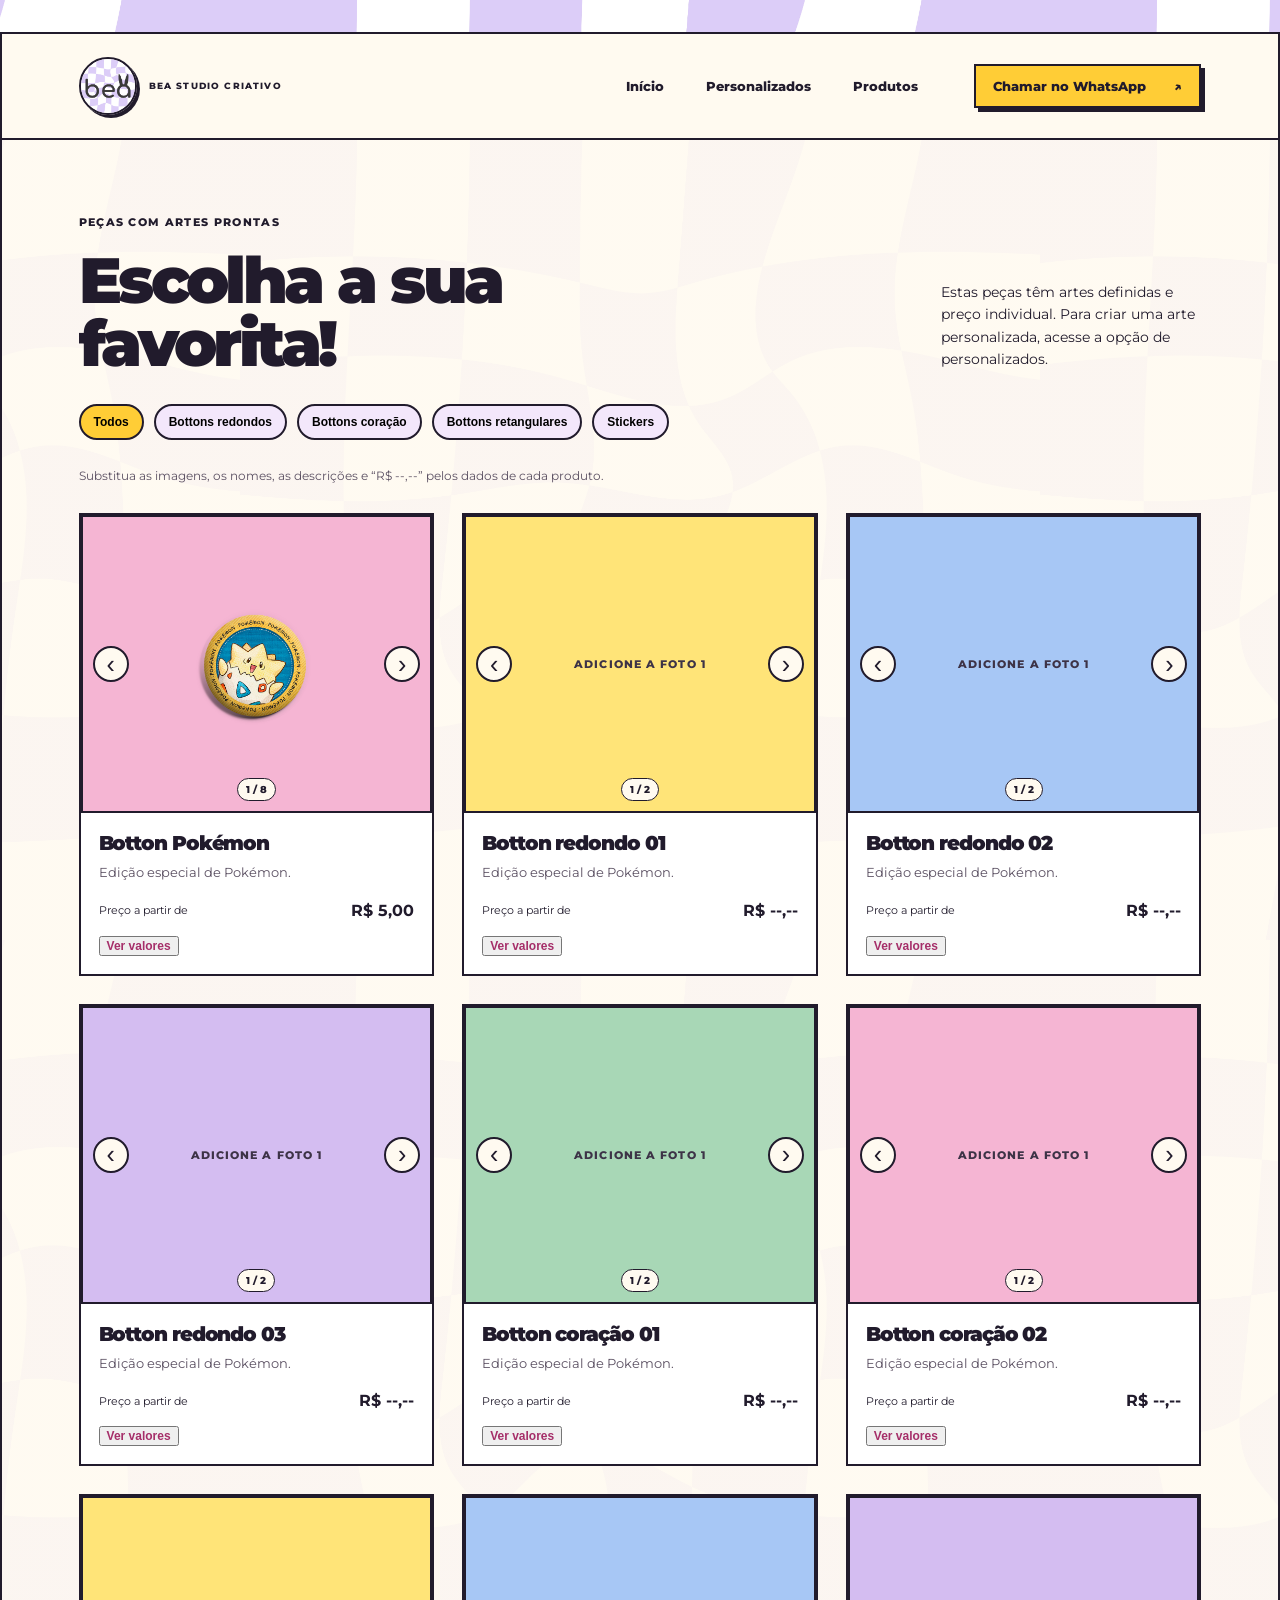
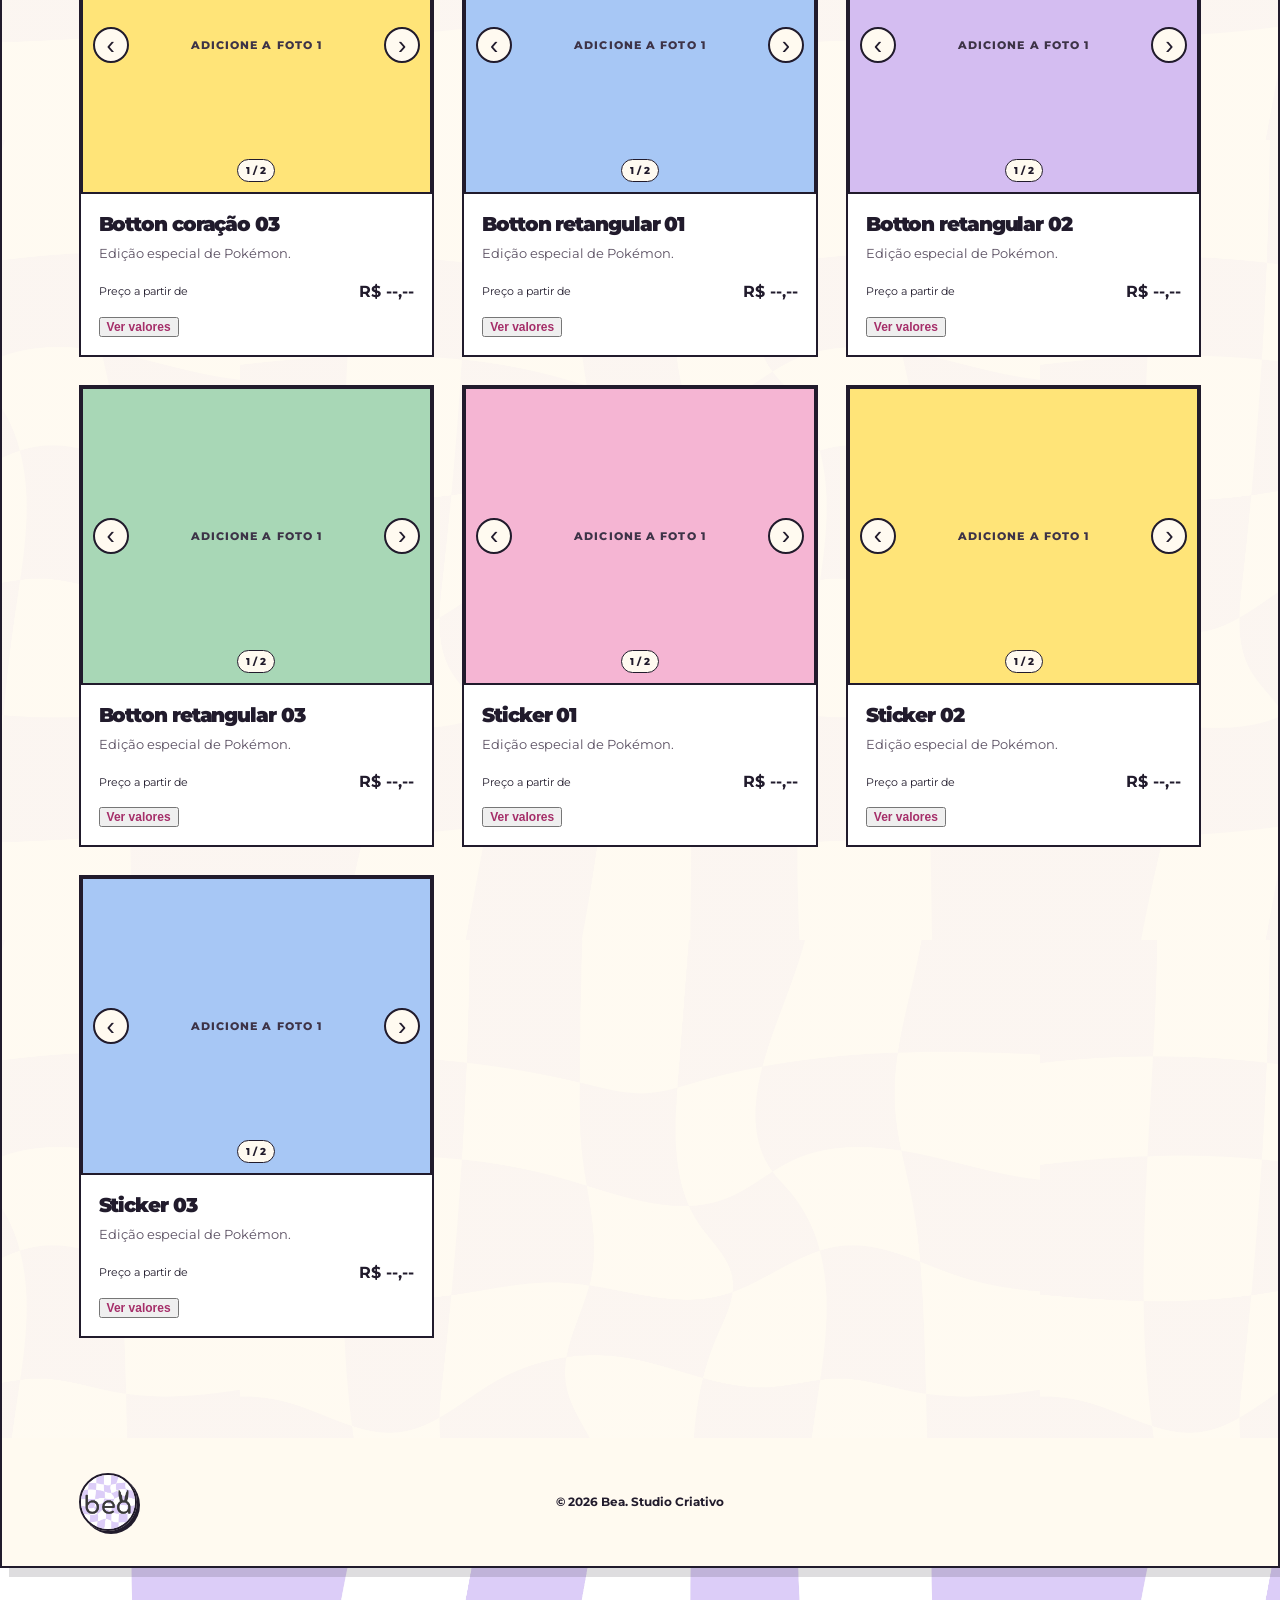
<file: artes-prontas.html>
<!doctype html>
<html lang="pt-BR">
<head>
  <meta charset="utf-8">
  <meta name="viewport" content="width=device-width, initial-scale=1">
  <meta name="description" content="Confira os produtos da Bea Studio Criativo e seus preços individuais.">
  <title>Produtos | Bea Studio Criativo</title>
  <link rel="icon" type="image/svg+xml" href="assets/favicon.svg">
  <link rel="stylesheet" href="css/style.css">
  <script src="js/galeria-produtos.js" defer></script>
  <script src="js/produtos-dados.js" defer></script>
  <script src="js/produtos-main.js" defer></script>
</head>
<body>
  <div class="page">
    <header class="header">
      <a class="brand" href="index.html" aria-label="Bea Studio Criativo, início">
        <img class="brand-logo" src="img/Logo.jpg" alt="">
        <span class="brand-small">BEA STUDIO CRIATIVO</span>
      </a>
      <nav class="navigation" aria-label="Navegação principal">
        <a href="index.html">Início</a>
        <a href="index.html#catalogo">Personalizados</a>
        <a href="#artes-prontas">Produtos</a>
      </nav>
      <a class="header-cta" href="https://wa.me/?text=Oi%2C%20Bea!%20Vim%20ver%20os%20produtos." target="_blank" rel="noopener noreferrer">
        Chamar no WhatsApp <span aria-hidden="true">↗</span>
      </a>
    </header>

    <main>
      <section class="ready-products ready-gallery" id="artes-prontas" aria-labelledby="ready-gallery-title">
        <div class="section-heading">
          <div>
            <p class="eyebrow">Peças com artes prontas</p>
            <h1 id="ready-gallery-title">Escolha a sua favorita!</h1>
          </div>
          <p>Estas peças têm artes definidas e preço individual. Para criar uma arte personalizada, acesse a opção de personalizados.</p>
        </div>
        <nav class="ready-categories" aria-label="Categorias de produtos" id="filter-nav">
          <button class="category-filter active" data-category="todos">Todos</button>
          <button class="category-filter" data-category="redondos">Bottons redondos</button>
          <button class="category-filter" data-category="coracao">Bottons coração</button>
          <button class="category-filter" data-category="retangular">Bottons retangulares</button>
          <button class="category-filter" data-category="stickers">Stickers</button>
        </nav>
        <p class="ready-gallery-note">Substitua as imagens, os nomes, as descrições e “R$ --,--” pelos dados de cada produto.</p>

        <div class="ready-product-grid" id="all-products"></div>
      </section>
    </main>

    <footer class="footer">
      <a class="brand footer-brand" href="index.html"><img class="brand-logo" src="img/Logo.jpg" alt="Bea Studio Criativo logo"></a>
      <p>© 2026 Bea. Studio Criativo</p>
    </footer>
    
    <!-- Modal de Detalhes do Produto -->
    <div class="modal modal-details" id="detailsModal">
      <div class="modal-content">
        <button class="modal-close" aria-label="Fechar">×</button>
        <div class="modal-header">
          <h2 id="detailsTitle">Produto</h2>
        </div>
        <div class="modal-body">
          <div class="sizes-options" id="sizesContainer"></div>
          <div class="quantity-section">
            <label for="detailsQuantity">Quantidade:</label>
            <div class="quantity-control">
              <button id="decreaseDetails" class="qty-btn">−</button>
              <input type="number" id="detailsQuantity" min="1" value="1">
              <button id="increaseDetails" class="qty-btn">+</button>
            </div>
          </div>
          <div class="summary">
            <p>Valor por unidade: <strong id="detailsSubtotal">R$ 0,00</strong></p>
            <p>Total: <strong id="detailsTotal" style="color: #c83f80; font-size: 18px;">R$ 0,00</strong></p>
          </div>
        </div>
        <div class="modal-footer">
          <button class="btn-cancel">Fechar</button>
        </div>
      </div>
    </div>
  </div>
</body>
</html>
</file>
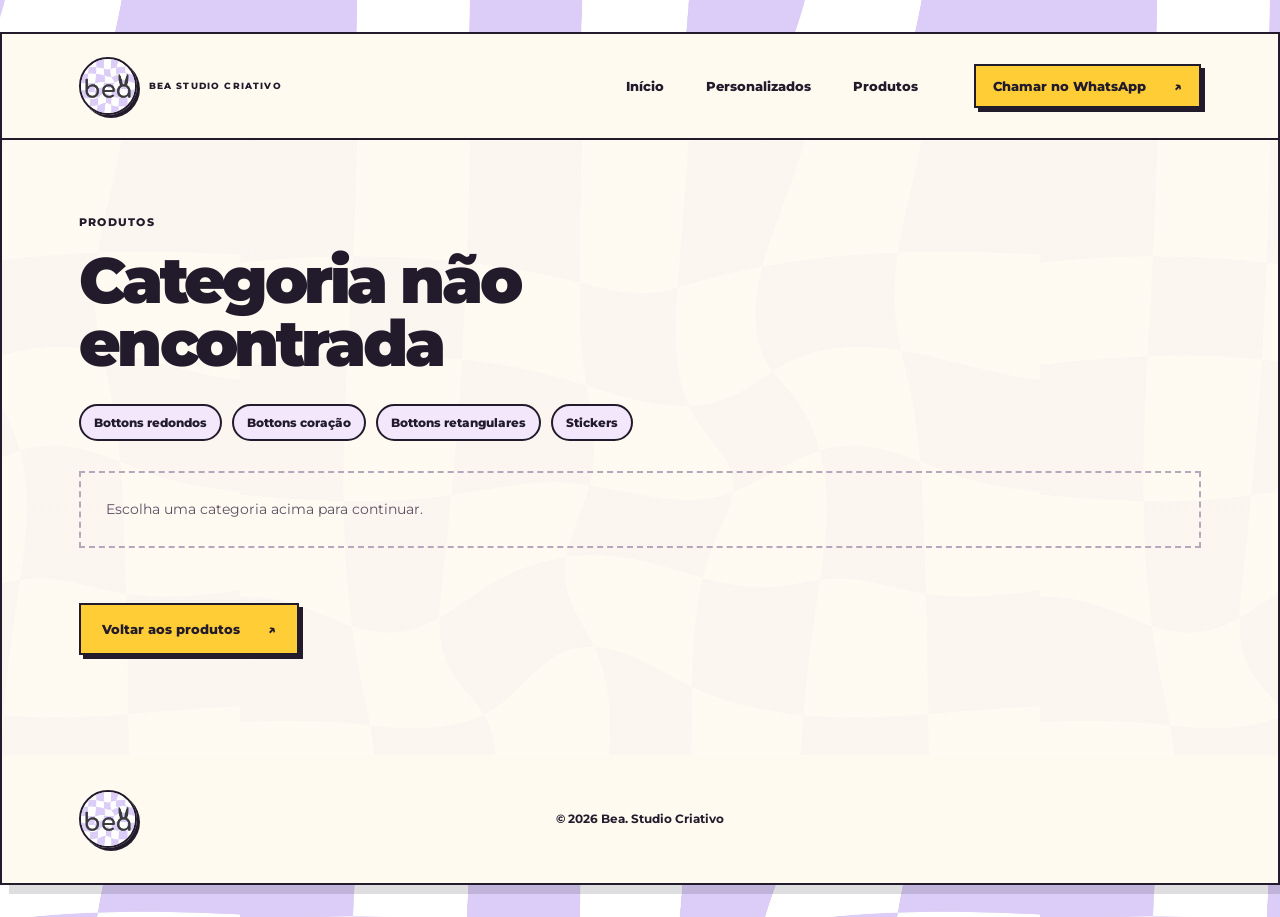
<file: categoria-artes.html>
<!doctype html>
<html lang="pt-BR">
<head>
  <meta charset="utf-8">
  <meta name="viewport" content="width=device-width, initial-scale=1">
  <meta name="description" content="Explore as categorias de produtos da Bea Studio Criativo.">
  <title>Produtos | Bea Studio Criativo</title>
  <link rel="icon" type="image/svg+xml" href="assets/favicon.svg">
  <link rel="stylesheet" href="css/style.css">
  <script src="js/galeria-produtos.js" defer></script>
  <script src="js/produtos-dados.js" defer></script>
  <script src="js/categoria-artes.js" defer></script>
</head>
<body>
  <div class="page">
    <header class="header">
      <a class="brand" href="index.html" aria-label="Bea Studio Criativo, início">
        <img class="brand-logo" src="img/Logo.jpg" alt="">
        <span class="brand-small">BEA STUDIO CRIATIVO</span>
      </a>
      <nav class="navigation" aria-label="Navegação principal">
        <a href="index.html">Início</a>
        <a href="index.html#catalogo">Personalizados</a>
        <a href="artes-prontas.html">Produtos</a>
      </nav>
      <a class="header-cta" href="https://wa.me/?text=Oi%2C%20Bea!%20Vim%20ver%20os%20produtos." target="_blank" rel="noopener noreferrer">
        Chamar no WhatsApp <span aria-hidden="true">↗</span>
      </a>
    </header>
    <main>
      <section class="ready-products ready-gallery" aria-labelledby="category-title">
        <p class="eyebrow">Produtos</p>
        <h1 id="category-title">Categoria não encontrada</h1>
        <nav class="ready-categories" aria-label="Categorias de produtos">
          <a href="categoria-artes.html?categoria=redondos" data-category="redondos">Bottons redondos</a>
          <a href="categoria-artes.html?categoria=coracao" data-category="coracao">Bottons coração</a>
          <a href="categoria-artes.html?categoria=retangular" data-category="retangular">Bottons retangulares</a>
          <a href="categoria-artes.html?categoria=stickers" data-category="stickers">Stickers</a>
        </nav>
        <p class="ready-category-empty" id="category-message">Escolha uma categoria acima para continuar.</p>
        <div class="ready-product-grid" id="category-products"></div>
        <a class="button ready-category-back" href="artes-prontas.html">Voltar aos produtos <span aria-hidden="true">↗</span></a>
      </section>
    </main>
    <footer class="footer">
      <a class="brand footer-brand" href="index.html"><img class="brand-logo" src="img/Logo.jpg" alt="Bea Studio Criativo logo"></a>
      <p>© 2026 Bea. Studio Criativo</p>
    </footer>
  </div>
</body>
</html>
</file>
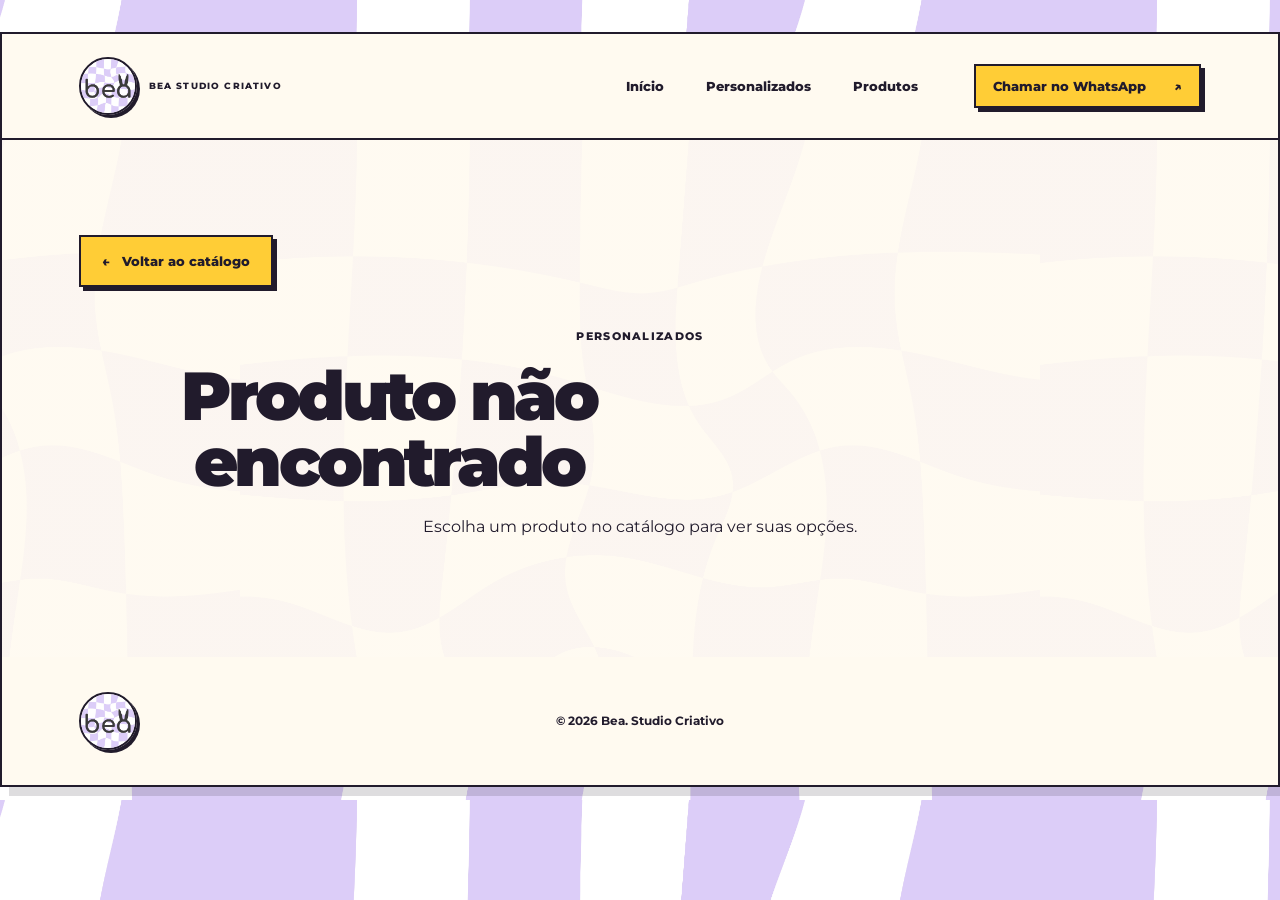
<file: personalizado.html>
<!doctype html>
<html lang="pt-BR">
<head>
  <meta charset="utf-8">
  <meta name="viewport" content="width=device-width, initial-scale=1">
  <meta name="description" content="Confira as opções e simule um orçamento de personalizados da Bea Studio Criativo.">
  <title>Personalizados | Bea Studio Criativo</title>
  <link rel="icon" type="image/svg+xml" href="assets/favicon.svg">
  <link rel="stylesheet" href="css/style.css">
  <script src="js/personalizado.js" defer></script>
</head>
<body>
  <div class="page">
    <header class="header">
      <a class="brand" href="index.html" aria-label="Bea Studio Criativo, início">
        <img class="brand-logo" src="img/Logo.jpg" alt="">
        <span class="brand-small">BEA STUDIO CRIATIVO</span>
      </a>
      <nav class="navigation" aria-label="Navegação principal">
        <a href="index.html">Início</a>
        <a href="index.html#catalogo">Personalizados</a>
        <a href="artes-prontas.html">Produtos</a>
      </nav>
      <a class="header-cta" href="https://wa.me/?text=Oi%2C%20Bea!%20Vim%20pelo%20site%20e%20quero%20conversar%20sobre%20um%20pedido." target="_blank" rel="noopener noreferrer">
        Chamar no WhatsApp <span aria-hidden="true">↗</span>
      </a>
    </header>
    <main>
      <section class="catalog personalized-page">
        <a class="button product-back" href="index.html#catalogo"><span aria-hidden="true">←</span> Voltar ao catálogo</a>
        <p class="eyebrow">Personalizados</p>
        <div id="product-not-found">
          <h1>Produto não encontrado</h1>
          <p>Escolha um produto no catálogo para ver suas opções.</p>
        </div>
        <div class="personalized-details" id="product-details" hidden>
          <div class="modal-header">
            <h1 id="modalTitle"></h1>
            <p id="modalDescription"></p>
            <p id="modalArtworkLimits" class="modal-artwork-limits" hidden></p>
          </div>
          <div class="modal-body">
            <div id="optionsContainer" class="options-container"></div>
            <div class="quantity-section">
              <label for="quantity">Quantidade (digite ou use +/−):</label>
              <div class="quantity-control">
                <button id="decreaseBtn" class="qty-btn" type="button">−</button>
                <input type="number" id="quantity" min="1" value="1">
                <button id="increaseBtn" class="qty-btn" type="button">+</button>
              </div>
            </div>
            <div class="summary">
              <p>Valor unitário: <strong id="subtotal">R$ 0,00</strong></p>
              <p>Total: <strong id="total" style="color: #c83f80; font-size: 18px;">R$ 0,00</strong></p>
            </div>
          </div>
        </div>
      </section>
    </main>
    <footer class="footer">
      <a class="brand footer-brand" href="index.html"><img class="brand-logo" src="img/Logo.jpg" alt="Bea Studio Criativo logo"></a>
      <p>© 2026 Bea. Studio Criativo</p>
    </footer>
  </div>
</body>
</html>
</file>
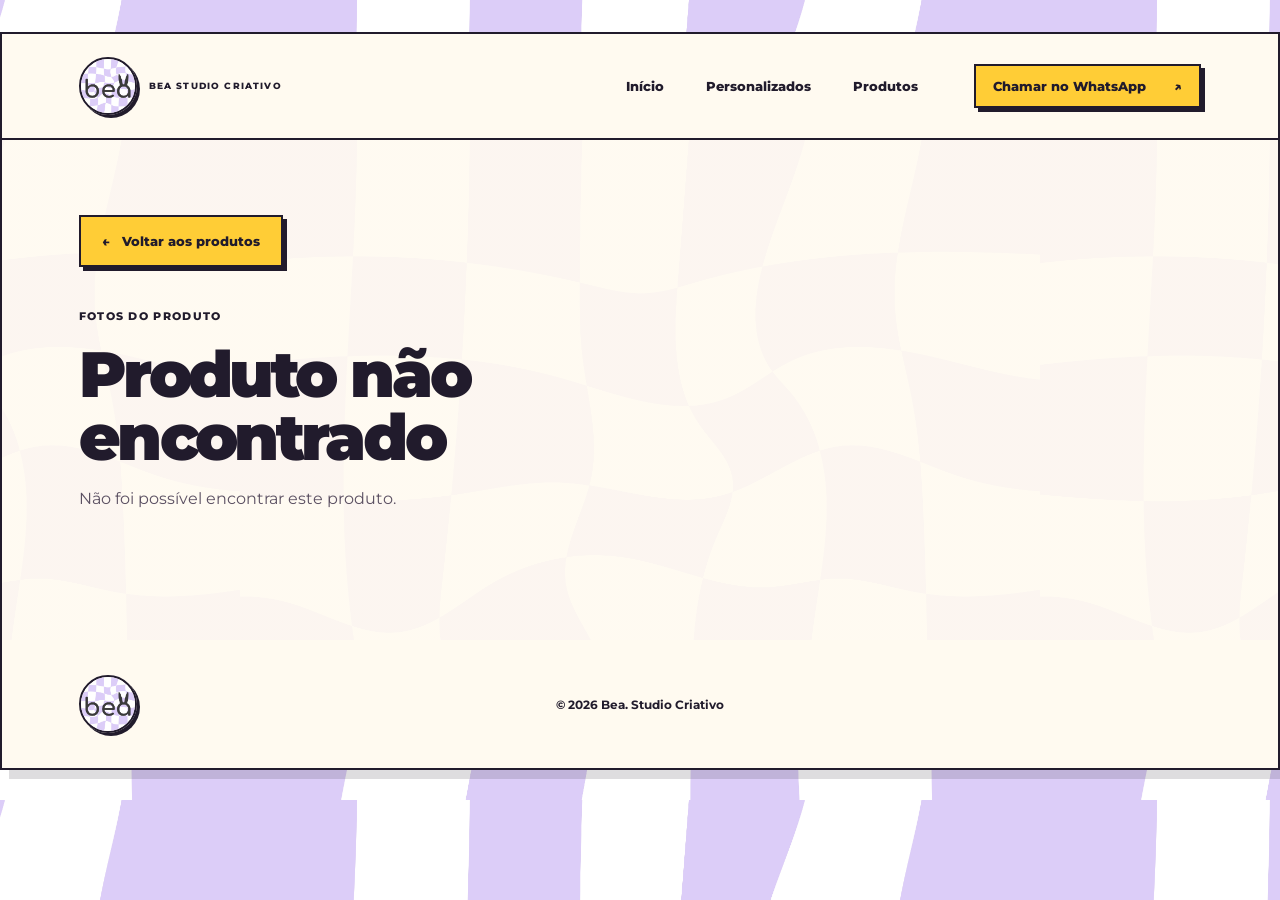
<file: produto.html>
<!doctype html>
<html lang="pt-BR">
<head>
  <meta charset="utf-8">
  <meta name="viewport" content="width=device-width, initial-scale=1">
  <meta name="description" content="Veja as fotos dos produtos da Bea Studio Criativo.">
  <title>Fotos do produto | Bea Studio Criativo</title>
  <link rel="icon" type="image/svg+xml" href="assets/favicon.svg">
  <link rel="stylesheet" href="css/style.css">
  <script src="js/produtos-dados.js" defer></script>
  <script src="js/produto.js" defer></script>
</head>
<body>
  <div class="page">
    <header class="header">
      <a class="brand" href="index.html" aria-label="Bea Studio Criativo, início">
        <img class="brand-logo" src="img/Logo.jpg" alt="">
        <span class="brand-small">BEA STUDIO CRIATIVO</span>
      </a>
      <nav class="navigation" aria-label="Navegação principal">
        <a href="index.html">Início</a>
        <a href="index.html#catalogo">Personalizados</a>
        <a href="artes-prontas.html">Produtos</a>
      </nav>
      <a class="header-cta" href="https://wa.me/?text=Oi%2C%20Bea!%20Vim%20ver%20os%20produtos." target="_blank" rel="noopener noreferrer">
        Chamar no WhatsApp <span aria-hidden="true">↗</span>
      </a>
    </header>
    <main>
      <section class="ready-products ready-gallery product-photo-page" aria-labelledby="product-title">
        <a class="button product-back" href="artes-prontas.html"><span aria-hidden="true">←</span> Voltar aos produtos</a>
        <p class="eyebrow">Fotos do produto</p>
        <h1 id="product-title">Produto não encontrado</h1>
        <p class="product-photos-message" id="product-message">Não foi possível encontrar este produto.</p>
        <div class="product-photos" id="product-photos"></div>
      </section>
    </main>
    <footer class="footer">
      <a class="brand footer-brand" href="index.html"><img class="brand-logo" src="img/Logo.jpg" alt="Bea Studio Criativo logo"></a>
      <p>© 2026 Bea. Studio Criativo</p>
    </footer>
  </div>
  <dialog class="photo-lightbox" id="photo-lightbox" aria-labelledby="photo-lightbox-title">
    <div class="photo-lightbox-header">
      <h2 id="photo-lightbox-title">Foto ampliada</h2>
      <button class="photo-lightbox-close" type="button" aria-label="Fechar foto ampliada">×</button>
    </div>
    <div class="photo-lightbox-frame">
      <img id="photo-lightbox-image" alt="">
    </div>
  </dialog>
</body>
</html>
</file>
<file: css/style.css>
@import url('https://fonts.googleapis.com/css2?family=Montserrat:wght@400;500;600;700;800;900&display=swap');

:root {
  --ink: #211b2c;
  --cream: #fffaf0;
  --pink: #f182b9;
  --purple: #bf9beb;
  --yellow: #ffcd36;
  --blue: #426de2;
  font-family: "Montserrat", sans-serif;
  color: var(--ink);
  scroll-behavior: smooth;
  scroll-padding-top: 120px;
}

* { box-sizing: border-box; }
body { margin: 0; background: var(--purple) url('../img/fundo.jpg') center top / 800px auto repeat; }
a { color: inherit; }
a:focus-visible, button:focus-visible, input:focus-visible { outline: 3px solid #2759dc; outline-offset: 4px; }
.page { max-width: 1440px; margin: 32px auto; background: var(--cream); border: 2px solid var(--ink); overflow: clip; box-shadow: 9px 9px 0 rgb(33 27 44 / 15%); }
.header { position: sticky; top: 0; z-index: 100; min-height: 106px; padding: 18px 6%; display: flex; align-items: center; gap: 40px; border-bottom: 2px solid var(--ink); background: var(--cream); }
.brand { display: inline-flex; align-items: center; gap: 12px; text-decoration: none; font-family: "Montserrat", sans-serif; font-size: 41px; font-weight: 900; line-height: .75; letter-spacing: -3px; }
.brand-logo { width: 58px; height: 58px; object-fit: cover; border: 2px solid var(--ink); border-radius: 50%; box-shadow: 3px 3px 0 var(--ink); }
.brand-icon { font-size: 33px; color: #ef6fae; -webkit-text-stroke: 1px var(--ink); }
.brand-small { display: block; margin-top: 0; font-family: "Montserrat", sans-serif; font-size: 9px; font-weight: 800; line-height: 1.45; letter-spacing: .13em; text-transform: uppercase; white-space: nowrap; }
.navigation { display: flex; align-items: center; gap: 10px; margin-left: auto; }
.navigation a, .footer > a:last-child { font-size: 13px; font-weight: 800; text-decoration: none; }
.navigation a { padding: 10px 14px; border: 2px solid transparent; border-radius: 999px; transition: background .18s ease, border-color .18s ease, transform .18s ease; }
.navigation a:hover { border-color: var(--ink); background: #f3e7fb; text-decoration: none; transform: translateY(-2px); }
.footer > a:last-child:hover { text-decoration: underline; text-underline-offset: 5px; }
.header-cta, .button { display: inline-flex; align-items: center; justify-content: center; gap: 28px; padding: 16px 21px; border: 2px solid var(--ink); background: var(--yellow); box-shadow: 4px 4px 0 var(--ink); color: var(--ink); font-size: 13px; font-weight: 800; text-decoration: none; transition: transform .18s ease, box-shadow .18s ease; }
.header-cta { padding: 12px 17px; }
.button:hover, .header-cta:hover { transform: translate(2px, 2px); box-shadow: 2px 2px 0 var(--ink); }
.menu-toggle { display: none; }
.hero { min-height: 560px; display: grid; grid-template-columns: 1fr 1fr; }
.hero-copy { align-self: center; padding: 70px 8% 70px 12%; }
.eyebrow { margin: 0 0 20px; font-size: 11px; font-weight: 800; letter-spacing: .12em; text-transform: uppercase; font-family: "Montserrat", sans-serif; }
.eyebrow span { color: #df5897; font-size: 17px; }
h1, h2, h3, p { margin-top: 0; }
h1, h2 { font-family: "Montserrat", sans-serif; font-weight: 900; letter-spacing: -.055em; }
h1 { max-width: 620px; margin-bottom: 21px; font-size: clamp(52px, 5.3vw, 78px); line-height: .98; }
h1 span { color: #c83f80; }
.hero-description { max-width: 390px; margin-bottom: 30px; font-size: 16px; line-height: 1.65; }
.hero-note { margin: 39px 0 0; font-size: 11px; font-weight: 800; letter-spacing: .08em; text-transform: uppercase; }
.hero-note span { color: #e85d9b; font-size: 18px; vertical-align: middle; }
.hero-art { position: relative; display: flex; align-items: center; justify-content: center; min-height: 500px; background: #d7bcf5 url('../img/fundo.jpg') center / cover no-repeat; border-left: 2px solid var(--ink); overflow: hidden; }
.art-card { position: relative; width: min(58%, 300px); aspect-ratio: .88; display: flex; flex-direction: column; align-items: center; justify-content: space-evenly; padding: 25px; background: var(--pink); border: 2px solid var(--ink); box-shadow: 10px 10px 0 var(--ink); transform: rotate(7deg); animation: art-card-float 4.8s ease-in-out infinite; }
.art-card-top { font-size: 11px; font-weight: 800; letter-spacing: .15em; }
.art-card-bottom { font-family: "Montserrat", sans-serif; font-size: clamp(25px, 3vw, 39px); font-weight: 900; letter-spacing: -.05em; }
.smiley { width: 150px; height: 150px; max-width: 75%; aspect-ratio: 1; position: relative; border: 2px solid var(--ink); border-radius: 50%; background: var(--yellow); }
.eyes { position: absolute; top: 21%; left: 0; width: 100%; text-align: center; font-size: 40px; letter-spacing: 12px; padding-left: 12px; line-height: 1; }
.smile { position: absolute; left: 25%; bottom: 23%; width: 50%; height: 26%; border-bottom: 3px solid var(--ink); border-radius: 0 0 100% 100%; }
.art-sparkle { position: absolute; color: var(--yellow); -webkit-text-stroke: 2px var(--ink); }
.art-sparkle-one { top: 12%; left: 12%; font-size: 80px; animation: sparkle-twinkle 2.8s ease-in-out infinite; }
.art-sparkle-two { right: 7%; bottom: 13%; font-size: 80px; color: #fffbf0; animation: sparkle-twinkle 2.8s ease-in-out .8s infinite; }
.art-sticker { position: absolute; z-index: 1; right: 9%; top: 15%; width: 95px; height: 95px; display: grid; place-content: center; border: 2px solid var(--ink); border-radius: 50%; background: var(--blue); color: white; text-align: center; font-weight: 800; font-size: 15px; line-height: 1.1; transform: rotate(15deg); animation: sticker-bob 3.6s ease-in-out infinite; }
.art-flower { position: absolute; bottom: -34px; left: 3%; color: #ffcd36; font-size: 150px; line-height: 1; -webkit-text-stroke: 2px var(--ink); transform-origin: bottom center; animation: flower-sway 4.4s ease-in-out infinite; }
.ticker { overflow: hidden; border-top: 2px solid var(--ink); border-bottom: 2px solid var(--ink); background: var(--yellow); }
.ticker-track { display: flex; width: max-content; animation: ticker-scroll 24s linear infinite; }
.ticker-group { display: flex; flex: none; align-items: center; gap: 35px; padding: 18px 25px; white-space: nowrap; font-size: 11px; font-weight: 800; letter-spacing: .12em; }
.ticker span:nth-child(even) { display: inline-block; animation: sparkle-twinkle 2.4s ease-in-out infinite; }
@keyframes ticker-scroll { to { transform: translateX(-50%); } }
@keyframes art-card-float { 0%, 100% { transform: translateY(0) rotate(7deg); } 50% { transform: translateY(-9px) rotate(5deg); } }
@keyframes sparkle-twinkle { 0%, 100% { opacity: 1; transform: scale(1); } 50% { opacity: .65; transform: scale(.82); } }
@keyframes sticker-bob { 0%, 100% { transform: translateY(0) rotate(15deg); } 50% { transform: translateY(-8px) rotate(10deg); } }
@keyframes flower-sway { 0%, 100% { transform: rotate(-4deg); } 50% { transform: rotate(4deg); } }
.catalog { padding: 95px 6% 105px; }
.section-heading { display: flex; align-items: end; justify-content: space-between; gap: 30px; }
.section-heading h2, .about h2 { max-width: 660px; margin-bottom: 0; font-size: clamp(38px, 4.5vw, 62px); line-height: 1.02; }
.section-heading h2 span { color: #dc609f; }
.section-heading > p { max-width: 260px; margin: 0 0 4px; font-size: 14px; line-height: 1.6; }
.example-notice { margin: 25px 0 20px; color: #5b5062; font-size: 12px; }
.catalog-search { width: min(100%, 360px); margin: 0 0 24px auto; }
.catalog-search label { display: block; margin-bottom: 8px; font-size: 11px; font-weight: 800; letter-spacing: .08em; text-transform: uppercase; }
.catalog-search input { width: 100%; min-height: 46px; padding: 11px 14px; border: 2px solid var(--ink); background: var(--cream); color: var(--ink); font: inherit; font-size: 14px; }
.catalog-search-message { margin: 20px 0 0; padding: 18px; border: 1px solid rgb(33 27 44 / 22%); background: #f9f5fc; color: #5b5062; font-size: 14px; text-align: center; }
.product-grid { display: grid; grid-template-columns: repeat(3, minmax(0, 1fr)); gap: 28px; }
.product-card { min-width: 0; cursor: pointer; }
.personalized-page { background: #f9f0e2; }
.personalized-page > .eyebrow, #product-not-found { text-align: center; }
.personalized-details { max-width: 700px; margin: 0 auto; border: 2px solid var(--ink); background: white; box-shadow: 6px 6px 0 var(--ink); }
.personalized-details .modal-header h1 { margin: 0 0 12px; color: #c83f80; font-size: clamp(32px, 4vw, 48px); line-height: 1.05; }
.ready-products { padding: 90px 6% 100px; }
.ready-products:not(.ready-gallery) { background: #d7bcf5; text-align: center; }
.ready-products:not(.ready-gallery) h2 { max-width: 700px; margin: 0 auto; font-size: clamp(36px, 4vw, 54px); line-height: 1.05; }
.ready-products:not(.ready-gallery) > p:not(.eyebrow) { max-width: 500px; margin: 18px auto 0; font-size: 14px; line-height: 1.6; }
.ready-products:not(.ready-gallery) .button { margin-top: 24px; }
.ready-gallery { padding-top: 75px; }
.ready-gallery .section-heading { align-items: end; }
.ready-gallery h1 { margin: 0; font-size: clamp(40px, 5vw, 64px); }
.ready-categories { display: flex; flex-wrap: wrap; gap: 10px; margin-top: 30px; }
.ready-categories a { padding: 9px 13px; border: 2px solid var(--ink); border-radius: 999px; background: #f3e7fb; font-size: 12px; font-weight: 800; text-decoration: none; transition: background .18s ease, transform .18s ease; }
.ready-categories a:hover, .ready-categories a[aria-current="page"] { background: var(--yellow); }
.ready-categories a:hover { transform: translateY(-2px); }
.category-filter { padding: 9px 13px; border: 2px solid var(--ink); border-radius: 999px; background: #f3e7fb; font-size: 12px; font-weight: 800; cursor: pointer; transition: background .18s ease, transform .18s ease; }
.category-filter:hover { transform: translateY(-2px); }
.category-filter.active { background: var(--yellow); }
.ready-category-empty { margin: 30px 0 0; padding: 25px; border: 2px dashed #b6a7bd; color: #5b5062; font-size: 14px; line-height: 1.6; }
.ready-category-back { margin-top: 25px; }
.ready-gallery-note { margin: 28px 0 0; color: #5b5062; font-size: 12px; }
.ready-product-grid { display: grid; grid-template-columns: repeat(3, minmax(0, 1fr)); gap: 28px; margin-top: 30px; }
.ready-product-card { min-width: 0; border: 2px solid var(--ink); background: white; }
.ready-product-image { min-height: 240px; aspect-ratio: 1.18; display: grid; place-items: center; border: 2px solid var(--ink); }
.ready-product-image img { width: 100%; height: 100%; min-height: 240px; aspect-ratio: 1.18; object-fit: cover; }
.ready-product-image > span { display: flex; flex-direction: column-reverse; gap: 5px; align-items: center; color: #3d3347; font-size: 11px; font-weight: 800; letter-spacing: .1em; text-transform: uppercase; }
.ready-product-image > span > span { font-size: 60px; line-height: 1; }
.product-gallery { position: relative; overflow: hidden; }
.product-gallery img { position: absolute; inset: 0; width: 100%; height: 100%; min-height: 0; transform: scale(1.5); }
.product-gallery img[hidden], .product-gallery > span[hidden] { display: none; }
.gallery-arrow { position: absolute; top: 50%; z-index: 1; width: 36px; height: 36px; transform: translateY(-50%); border: 2px solid var(--ink); border-radius: 50%; background: var(--cream); color: var(--ink); font-size: 25px; line-height: 1; cursor: pointer; }
.gallery-arrow:hover { background: var(--yellow); }
.gallery-previous { left: 10px; }
.gallery-next { right: 10px; }
.product-gallery > .gallery-counter { position: absolute; bottom: 10px; padding: 4px 8px; border: 1px solid var(--ink); border-radius: 999px; background: var(--cream); color: var(--ink); font-size: 10px; letter-spacing: 0; }
.ready-product-info { padding: 18px; }
.ready-product-info h2 { margin: 0; font-size: 20px; }
.ready-product-info h2 a { text-decoration: none; }
.ready-product-info h2 a:hover { text-decoration: underline; }
.ready-product-info > p:not(.ready-product-price) { margin: 8px 0 0; color: #5b5062; font-size: 13px; line-height: 1.5; }
.ready-product-price { display: flex; align-items: center; justify-content: space-between; gap: 10px; margin: 18px 0 0; }
.ready-product-price span { font-size: 11px; }
.ready-product-price strong { font-size: 16px; }
.ready-product-order { display: inline-flex; gap: 12px; margin-top: 16px; color: #a52e69; font-size: 12px; font-weight: 800; text-underline-offset: 3px; }
.ready-product-order:hover { color: var(--ink); }
.product-photo-page { background: #f9f0e2; }
.catalog, .ready-gallery { background-image: linear-gradient(rgba(255, 250, 240, .9), rgba(255, 250, 240, .9)), url('../img/fundo.jpg'); background-position: center top; background-size: auto, 800px auto; }
.product-back { margin-bottom: 42px; gap: 12px; }
.product-photos-message { margin: 18px 0 0; color: #5b5062; line-height: 1.6; }
.product-photos { display: grid; grid-template-columns: repeat(4, minmax(0, 1fr)); gap: 22px; margin-top: 28px; }
.product-photo-card { min-width: 0; padding: 6px; border: 2px solid var(--ink); background: #f5b5d3; box-shadow: 5px 5px 0 var(--ink); color: var(--ink); font: inherit; text-align: left; cursor: zoom-in; }
.product-photo-card:nth-child(4n + 2) { background: #ffe478; }
.product-photo-card:nth-child(4n + 3) { background: #a7c7f5; }
.product-photo-card:nth-child(4n + 4) { background: #d4bdf1; }
.product-photo-frame { display: block; aspect-ratio: 1; }
.product-photo-frame, .photo-lightbox-frame { position: relative; overflow: hidden; border: 2px solid var(--ink); background: var(--cream); }
.product-photo-frame img, .photo-lightbox-frame img { position: absolute; inset: 0; display: block; width: 100%; height: 100%; object-fit: contain; transform: scale(2.6); }
.product-photo-frame img { transition: transform .25s ease; }
@media (hover: hover) {
  .product-photo-card:hover .product-photo-frame img { transform: scale(3.2); }
}
.product-photo-label { display: block; padding: 8px 3px 3px; font-size: 10px; font-weight: 900; letter-spacing: .12em; }
.photo-lightbox { width: min(90vw, 700px); max-width: none; max-height: 95vh; padding: 12px; border: 2px solid var(--ink); background: #f5b5d3; color: var(--ink); box-shadow: 8px 8px 0 var(--ink); }
.photo-lightbox::backdrop { background: rgba(33, 27, 44, .8); }
.photo-lightbox-header { display: flex; align-items: center; justify-content: space-between; gap: 12px; padding: 0 2px 10px; }
.photo-lightbox-header h2 { margin: 0; font-size: 16px; letter-spacing: 0; }
.photo-lightbox-close { width: 36px; height: 36px; border: 2px solid var(--ink); background: var(--yellow); color: var(--ink); font-size: 26px; line-height: 1; cursor: pointer; }
.photo-lightbox-frame { width: min(100%, 70vh); aspect-ratio: 1; margin: auto; }
.pokemon-gallery { position: relative; display: flex; align-items: center; justify-content: center; }
.gallery-container { position: relative; width: 100%; height: 100%; display: flex; align-items: center; justify-content: center; }
.gallery-image { position: absolute; width: 100%; height: 100%; object-fit: scale-down; opacity: 0; transition: opacity 0.4s ease; transform: scale(1.15); }
.gallery-image.active { opacity: 1; }
.gallery-btn { position: absolute; z-index: 10; width: 36px; height: 36px; border: 2px solid var(--ink); border-radius: 50%; background: var(--cream); color: var(--ink); font-size: 24px; font-weight: bold; cursor: pointer; display: flex; align-items: center; justify-content: center; transition: background 0.2s ease, transform 0.2s ease; }
.gallery-btn:hover { background: var(--yellow); transform: scale(1.1); }
.gallery-prev { left: 10px; }
.gallery-next { right: 10px; }
.gallery-counter { position: absolute; bottom: 10px; padding: 6px 12px; border: 2px solid var(--ink); border-radius: 20px; background: var(--cream); font-size: 11px; font-weight: 800; z-index: 5; }
.product-image { position: relative; min-height: 240px; aspect-ratio: 1.18; display: grid; place-items: center; border: 2px solid var(--ink); overflow: hidden; }
.product-image, .ready-product-card { transition: transform 0.3s ease, box-shadow 0.3s ease; }
.product-image:hover, .ready-product-card:hover { transform: scale(1.08) rotate(2deg); box-shadow: 0 10px 20px rgba(33, 27, 44, 0.2); }
.image-pink { background: #f5b5d3; }
.image-yellow { background: #ffe478; }
.image-blue { background: #a7c7f5; }
.image-purple { background: #d4bdf1; }
.image-green { background: #a8d7b6; }
.product-card:nth-child(2) .product-image { background-image: url('produtos/BOTTONS POKEMON/01.png'); background-size: contain; background-repeat: no-repeat; background-position: center; }
.photo-placeholder { display: flex; flex-direction: column-reverse; gap: 5px; align-items: center; color: #3d3347; font-size: 11px; font-weight: 800; letter-spacing: .1em; text-transform: uppercase; }
.photo-placeholder span { font-size: 60px; line-height: 1; }
.product-number { position: absolute; top: 14px; left: 15px; font-size: 11px; font-weight: 800; }
.product-info { display: flex; justify-content: space-between; align-items: start; gap: 10px; padding-top: 16px; }
.product-kind { margin-bottom: 6px; font-size: 9px; font-weight: 800; letter-spacing: .07em; }
.product-info h3 { margin-bottom: 0; font-family: "Montserrat", sans-serif; font-size: 23px; font-weight: 900; }
.product-more { display: inline-block; margin-top: 12px; padding: 0; border: 0; background: none; color: #a52e69; font: inherit; font-size: 12px; font-weight: 800; text-decoration: underline; text-underline-offset: 3px; cursor: pointer; }
.product-more:hover { color: var(--ink); }
.price { flex-shrink: 0; margin: 18px 0 0; font-size: 14px; font-weight: 800; }
.about { display: grid; grid-template-columns: minmax(0, .85fr) minmax(0, 1fr); align-items: center; gap: clamp(35px, 7vw, 90px); padding: 75px 8%; background: #f184b8; border-top: 2px solid var(--ink); border-bottom: 2px solid var(--ink); }
.about-photo-frame { position: relative; width: min(100%, 360px); justify-self: center; padding: 14px; border: 2px solid var(--ink); background: var(--cream); box-shadow: 8px 8px 0 var(--ink); transform: rotate(-3deg); transition: transform .3s ease, box-shadow .3s ease; }
.about-photo-frame:hover { transform: rotate(0) scale(1.03); box-shadow: 12px 12px 0 var(--ink); }
.about-photo { display: block; width: 100%; aspect-ratio: 3 / 4; object-fit: cover; object-position: center 42%; border: 2px solid var(--ink); transition: filter .3s ease; }
.about-photo-frame:hover .about-photo { filter: saturate(1.12) contrast(1.03); }
.about-photo-sticker { position: absolute; right: -20px; bottom: 32px; padding: 12px 16px; border: 2px solid var(--ink); background: var(--yellow); font-size: 12px; font-weight: 800; transform: rotate(7deg); }
.about-sparkle { position: absolute; top: -25px; left: -25px; color: var(--yellow); font-size: 58px; line-height: 1; -webkit-text-stroke: 2px var(--ink); }
.about-copy { max-width: 620px; }
.about h2 { font-size: clamp(37px, 4vw, 55px); }
.about h2 span { color: var(--cream); }
.about-copy > p:not(.eyebrow) { max-width: 500px; margin: 15px 0 0; font-size: 14px; line-height: 1.7; }
.button-light { margin: 25px 0 0; flex-shrink: 0; background: var(--cream); }
.contact-cta { min-height: 340px; display: flex; flex-direction: column; align-items: center; justify-content: center; gap: 18px; padding: 70px 8%; background: #d7bcf5; text-align: center; }
.contact-cta h2 { max-width: 650px; margin: 0; font-size: clamp(38px, 5vw, 58px); line-height: 1.05; }
.contact-cta p { max-width: 460px; margin: 0; font-size: 14px; line-height: 1.7; }
.contact-cta .button { margin-top: 4px; }
.footer { display: grid; grid-template-columns: minmax(0, 1fr) auto minmax(0, 1fr); align-items: center; gap: 25px; padding: 35px 6%; }
.footer-brand { grid-column: 1; justify-self: start; font-size: 33px; }
.footer > p { grid-column: 2; justify-self: center; margin: 0; font-size: 12px; font-weight: 700; text-align: center; white-space: nowrap; }
.footer > p span { color: #de5898; }
.footer-social { display: flex; gap: 15px; }
.footer-social a { font-size: 20px; text-decoration: none; transition: transform 0.2s; color: var(--ink); }
.footer-social a:hover { transform: scale(1.2); }
.social-link svg { width: 24px; height: 24px; }

/* Modal Styles */
.modal { display: none; position: fixed; top: 0; left: 0; width: 100%; height: 100%; background: rgba(33, 27, 44, 0.7); z-index: 1000; align-items: center; justify-content: center; }
.modal.active { display: flex; animation: fadeIn 0.3s ease; }
@keyframes fadeIn { from { opacity: 0; } to { opacity: 1; } }
.modal-content { background: var(--cream); max-width: 500px; width: 90%; max-height: 90vh; border: 2px solid var(--ink); box-shadow: 12px 12px 0 rgba(33, 27, 44, 0.15); border-radius: 8px; overflow-y: auto; animation: slideUp 0.4s ease; }
@keyframes slideUp { from { transform: translateY(30px); opacity: 0; } to { transform: translateY(0); opacity: 1; } }
.modal-image { display: none; position: fixed; top: 0; left: 0; width: 100%; height: 100%; background: rgba(0, 0, 0, 0.9); z-index: 1001; align-items: center; justify-content: center; }
.modal-image.active { display: flex; }
.modal-image-content { position: relative; max-width: 90%; max-height: 90vh; background: none; border: none; box-shadow: none; }
#modalImage { max-width: 100%; max-height: 85vh; object-fit: contain; }
.modal-nav { position: absolute; top: 50%; transform: translateY(-50%); width: 50px; height: 50px; border: 2px solid white; border-radius: 50%; background: rgba(255, 255, 255, 0.1); color: white; font-size: 32px; cursor: pointer; transition: all 0.2s; }
.modal-nav:hover { background: rgba(255, 255, 255, 0.3); transform: translateY(-50%) scale(1.1); }
.modal-nav-prev { left: -70px; }
.modal-nav-next { right: -70px; }
.modal-details { display: none; position: fixed; top: 0; left: 0; width: 100%; height: 100%; background: rgba(33, 27, 44, 0.7); z-index: 1000; align-items: center; justify-content: center; }
.modal-details.active { display: flex; }
.sizes-options { margin-bottom: 20px; }
.size-option { display: flex; align-items: center; gap: 12px; padding: 12px; margin-bottom: 10px; border: 2px solid #e0e0e0; border-radius: 6px; cursor: pointer; transition: all 0.2s; }
.size-option:hover { border-color: var(--pink); background: #fef5fa; }
.size-option input[type="radio"] { cursor: pointer; width: 18px; height: 18px; accent-color: var(--pink); }
.size-option label { flex: 1; cursor: pointer; display: flex; justify-content: space-between; align-items: center; font-weight: 500; margin: 0; }
.size-price { color: #c83f80; font-weight: 800; }
.modal-close { position: absolute; top: 15px; right: 15px; background: none; border: none; font-size: 32px; cursor: pointer; color: var(--ink); padding: 0; width: 40px; height: 40px; display: flex; align-items: center; justify-content: center; }
.modal-close:hover { color: #c83f80; transform: scale(1.1); }
.modal-header { padding: 30px 25px 20px; border-bottom: 2px solid var(--ink); }
.modal-header h2 { margin: 0 0 8px; font-family: "Montserrat", sans-serif; font-size: 28px; font-weight: 900; color: #c83f80; }
.modal-header p { margin: 0; font-size: 13px; color: #5b5062; }
.modal-header .modal-artwork-limits { margin-top: 12px; padding: 10px 12px; border-left: 3px solid var(--pink); background: #fff2f8; color: var(--ink); line-height: 1.5; }
.modal-body { padding: 25px; }
.options-container { margin-bottom: 25px; }
.option-group { margin-bottom: 10px; }
.option-group .option-item { margin-bottom: 0; }
.option-item { display: flex; align-items: center; gap: 12px; padding: 12px; margin-bottom: 10px; border: 2px solid #e0e0e0; border-radius: 6px; cursor: pointer; transition: all 0.2s; }
.option-item:hover { border-color: var(--pink); background: #fef5fa; }
.option-item input[type="radio"] { cursor: pointer; width: 18px; height: 18px; accent-color: var(--pink); }
.option-item label { flex: 1; cursor: pointer; display: flex; justify-content: space-between; align-items: center; font-weight: 500; }
.option-price { color: #c83f80; font-weight: 800; }
.option-more { margin: 8px 12px 0 42px; color: #a52e69; font-size: 12px; }
.option-more summary { width: fit-content; font-weight: 800; text-decoration: underline; text-underline-offset: 3px; cursor: pointer; }
.option-price-table { width: 100%; margin-top: 8px; border-collapse: collapse; color: var(--ink); font-size: 12px; }
.option-price-table th, .option-price-table td { padding: 8px 10px; text-align: left; }
.option-price-table thead { background: #f9f5fc; color: #5b5062; }
.option-price-table th { font-size: 10px; letter-spacing: .04em; text-transform: uppercase; }
.option-price-table tbody tr + tr { border-top: 1px solid #e8dfeb; }
.option-price-table th:last-child, .option-price-table td:last-child { text-align: right; white-space: nowrap; }
.quantity-section { padding: 20px; background: #f9f5fc; border-radius: 6px; margin-bottom: 20px; }
.quantity-section label { display: block; font-weight: 700; margin-bottom: 10px; font-size: 13px; }
.quantity-control { display: flex; align-items: center; gap: 10px; }
.qty-btn { width: 36px; height: 36px; border: 2px solid var(--ink); background: var(--cream); color: var(--ink); font-size: 18px; font-weight: 700; cursor: pointer; border-radius: 4px; transition: all 0.2s; }
.qty-btn:hover { background: var(--yellow); }
#quantity { width: 60px; padding: 8px; border: 2px solid var(--ink); border-radius: 4px; font-size: 16px; text-align: center; font-weight: 700; }
.summary { background: #f0f0f0; padding: 15px; border-radius: 6px; margin-bottom: 20px; }
.summary p { margin: 8px 0; font-size: 14px; }
.modal-footer { display: flex; gap: 12px; padding: 20px 25px; border-top: 2px solid var(--ink); }
.btn-cancel { flex: 1; padding: 14px; border: 2px solid var(--ink); background: white; color: var(--ink); font-weight: 800; font-size: 13px; cursor: pointer; border-radius: 4px; transition: all 0.2s; }
.btn-cancel:hover { transform: translate(1px, 1px); box-shadow: 2px 2px 0 var(--ink); }
.btn-whatsapp { flex: 1; padding: 14px; border: 2px solid var(--ink); background: #25d366; color: white; font-weight: 800; font-size: 13px; text-decoration: none; border-radius: 4px; text-align: center; transition: all 0.2s; display: flex; align-items: center; justify-content: center; cursor: pointer; }
.btn-whatsapp:hover { transform: translate(1px, 1px); box-shadow: 3px 3px 0 rgba(37, 211, 102, 0.3); }

@media (max-width: 600px) {
  .modal-content { width: 95%; max-height: 85vh; }
  .modal-footer { flex-direction: column; }
}
@media (max-width: 900px) {
  :root { scroll-padding-top: 190px; }
  .page { margin: 16px; }
  .header { gap: 20px; flex-wrap: wrap; }
  .header-cta { display: inline-flex; margin-left: auto; }
  .hero { grid-template-columns: 1fr 1fr; }
  .hero-copy { padding: 60px 8%; }
  .hero-art { min-height: 440px; }
  .art-sticker { right: 5%; width: 75px; height: 75px; font-size: 12px; }
  .art-sparkle-one { left: 6%; font-size: 60px; }
  .product-grid { grid-template-columns: repeat(2, minmax(0, 1fr)); }
  .ready-product-grid { grid-template-columns: repeat(2, minmax(0, 1fr)); }
  .about { gap: 30px; padding: 55px 7%; }
  .about-photo-frame { width: min(100%, 320px); }
}
@media (max-width: 600px) {
  :root { scroll-padding-top: 240px; }
  .page { margin: 8px; }
  .header { min-height: 80px; flex-wrap: wrap; padding: 18px 6%; }
  .brand { font-size: 35px; }
  .header-cta { margin-top: 10px; }
  .navigation { width: 100%; justify-content: space-between; gap: 12px; margin: 0; padding-top: 12px; }
  .js .menu-toggle { display: inline-flex; align-items: center; gap: 8px; margin-left: auto; padding: 9px 12px; border: 2px solid var(--ink); background: var(--cream); color: var(--ink); font: inherit; font-size: 12px; font-weight: 800; cursor: pointer; }
  .js .navigation[hidden] { display: none; }
  .hero { grid-template-columns: 1fr; }
  .hero-copy { padding: 65px 7%; }
  h1 { font-size: clamp(48px, 13vw, 70px); }
  .hero-art { min-height: 370px; border-top: 2px solid var(--ink); border-left: 0; }
  .art-card { width: 55%; max-width: 230px; }
  .smiley { width: 110px; height: 110px; }
  .eyes { font-size: 30px; }
  .art-flower { font-size: 110px; }
  .catalog { padding: 65px 6%; }
  .section-heading { display: block; }
  .section-heading > p { margin-top: 18px; }
  .ready-products { padding: 65px 6%; }
  .ready-gallery .section-heading { display: block; }
  .catalog-search { margin: 20px 0; }
  .product-grid { gap: 24px 14px; }
  .ready-product-grid { gap: 24px 14px; margin-top: 24px; }
  .product-photos { grid-template-columns: repeat(2, minmax(0, 1fr)); gap: 14px; }
  .product-back { margin-bottom: 32px; }
  .ready-product-image { min-height: 0; aspect-ratio: .95; }
  .ready-product-image > span { font-size: 9px; }
  .ready-product-image > span > span { font-size: 45px; }
  .product-image { min-height: 0; aspect-ratio: .95; }
  .photo-placeholder { font-size: 9px; }
  .photo-placeholder span { font-size: 45px; }
  .product-info { flex-direction: column; gap: 4px; }
  .product-info h3 { font-size: 19px; line-height: 1.1; }
  .price { margin: 0; }
  .about { grid-template-columns: 1fr; gap: 35px; padding: 45px 7%; }
  .about-photo-frame { width: min(85%, 300px); }
  .about-sparkle { font-size: 48px; }
  .button-light { margin: 10px 0 0; }
  .contact-cta { min-height: 320px; gap: 16px; padding: 55px 7%; }
  .contact-cta p { max-width: 350px; font-size: 13px; }
  .footer { gap: 12px; padding: 20px 4%; }
}
@media (prefers-reduced-motion: reduce) {
  :root { scroll-behavior: auto; }
  .art-card, .art-sparkle, .art-sticker, .art-flower, .ticker-track, .ticker span:nth-child(even) { animation: none; }
  .button, .header-cta, .product-image, .ready-product-card, .about-photo-frame, .about-photo { transition: none; }
  .product-photo-frame img { transition: none; }
}
</file>
